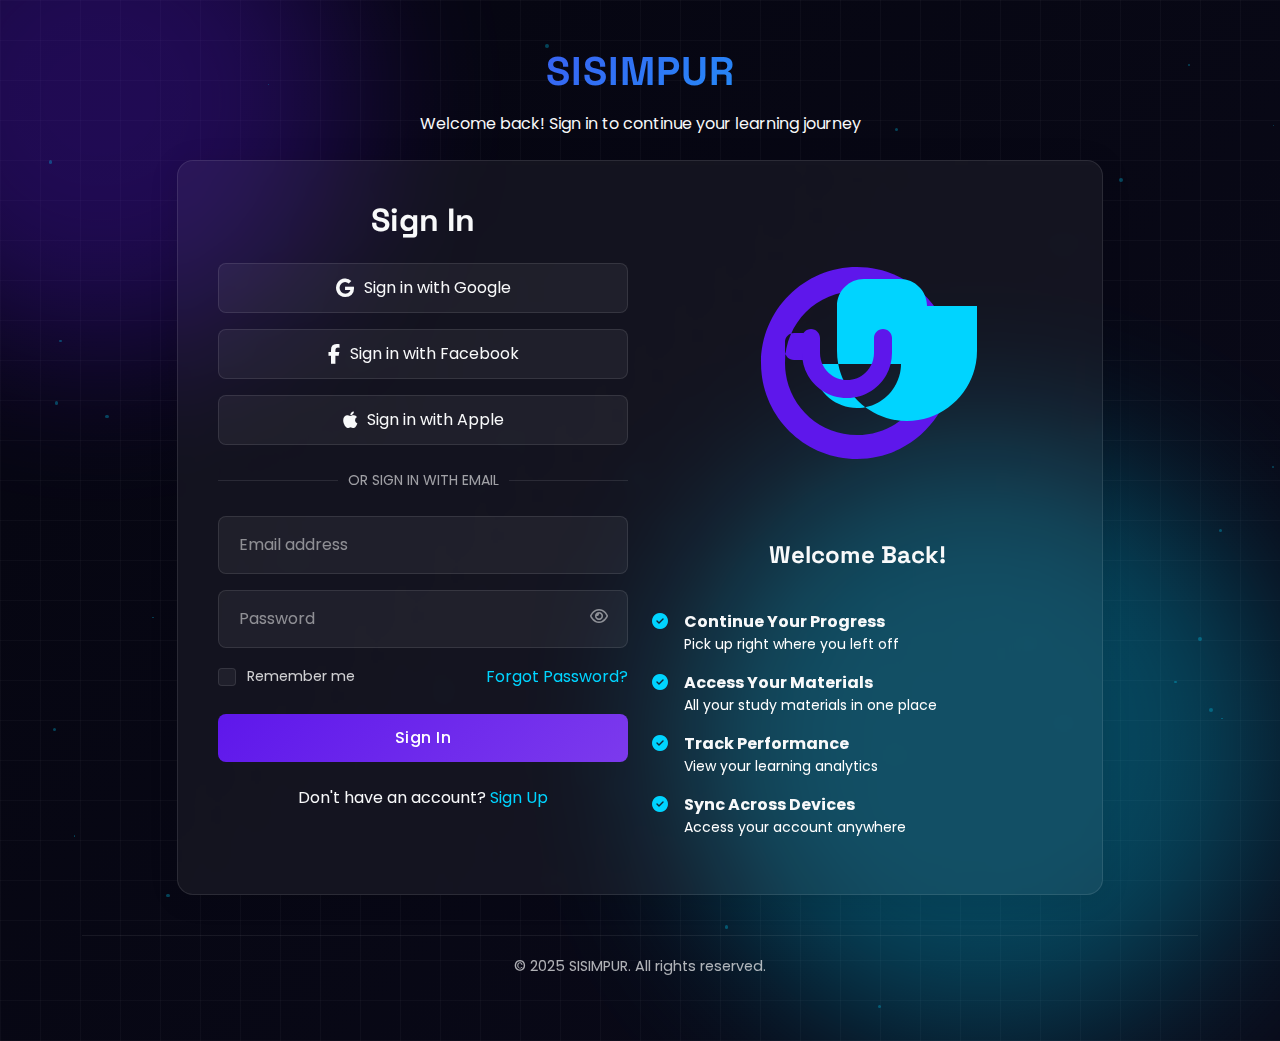
<file: frontend/signin.html>
<!DOCTYPE html>
<html lang="en">
<head>
    <meta charset="UTF-8">
    <meta name="viewport" content="width=device-width, initial-scale=1.0">
    <title>Sign In - SISIMPUR</title>
    <link href="https://cdnjs.cloudflare.com/ajax/libs/bootstrap/5.3.2/css/bootstrap.min.css" rel="stylesheet">
    <link href="https://cdnjs.cloudflare.com/ajax/libs/font-awesome/6.4.2/css/all.min.css" rel="stylesheet">
    <link rel="preconnect" href="https://fonts.googleapis.com">
    <link rel="preconnect" href="https://fonts.gstatic.com" crossorigin>
    <link href="https://fonts.googleapis.com/css2?family=Poppins:wght@300;400;500;600;700&family=Space+Grotesk:wght@400;500;700&display=swap" rel="stylesheet">
    <link href="css/signup.css" rel="stylesheet" />
</head>
<body>
    <!-- Background Elements -->
    <div class="bg-grid"></div>
    <div class="blob blob-1"></div>
    <div class="blob blob-2"></div>
    <div class="particles" id="particles"></div>
    
    <!-- Main Content -->
    <div class="container py-5">
        <header class="text-center mb-4">
            <h1 class="logo">SISIMPUR</h1>
            <p class="mb-0">Welcome back! Sign in to continue your learning journey</p>
        </header>
        
        <div class="row justify-content-center">
            <div class="col-lg-10">
                <div class="glass-card">
                    <div class="row">
                        <!-- Left Side - Sign In Form -->
                        <div class="col-lg-6 mb-4 mb-lg-0">
                            <h2 class="mb-4" style="text-align: center;">Sign In</h2>
                            
                            <!-- Social Sign In Buttons -->
                            <div class="mb-4">
                                <button class="btn btn-social mb-3">
                                    <i class="fab fa-google btn-google"></i> Sign in with Google
                                </button>
                                <button class="btn btn-social mb-3">
                                    <i class="fab fa-facebook-f btn-facebook"></i> Sign in with Facebook
                                </button>
                                <button class="btn btn-social">
                                    <i class="fab fa-apple"></i> Sign in with Apple
                                </button>
                            </div>
                            
                            <!-- Divider -->
                            <div class="divider">
                                <span>OR SIGN IN WITH EMAIL</span>
                            </div>
                            
                            <!-- Sign In Form -->
                            <form id="signinForm">
                                <div class="form-floating mb-3">
                                    <input type="email" class="form-control" id="email" placeholder="name@example.com" required>
                                    <label for="email">Email address</label>
                                </div>
                                
                                <div class="form-floating mb-3 password-container">
                                    <input type="password" class="form-control" id="password" placeholder="Password" required>
                                    <label for="password">Password</label>
                                    <span class="password-toggle" id="togglePassword">
                                        <i class="far fa-eye"></i>
                                    </span>
                                </div>
                                
                                <div class="d-flex justify-content-between align-items-center mb-4">
                                    <div class="form-check">
                                        <input class="form-check-input" type="checkbox" id="rememberMe">
                                        <label class="form-check-label" for="rememberMe">
                                            Remember me
                                        </label>
                                    </div>
                                    <a href="#" class="text-decoration-none" style="color: var(--secondary);">Forgot Password?</a>
                                </div>
                                
                                <button type="submit" class="btn btn-primary w-100 mb-4">Sign In</button>
                                
                                <p class="text-center mb-0">
                                    Don't have an account? <a href="signup.html" class="text-decoration-none" style="color: var(--secondary);">Sign Up</a>
                                </p>
                            </form>
                        </div>
                        
                        <!-- Right Side - Features -->
                        <div class="col-lg-6">
                            <div class="ai-brain-container">
                                <div class="ai-brain"></div>
                                <div class="ai-dots-container" id="aiDotsContainer"></div>
                            </div>
                            
                            <div class="mt-4">
                                <h4 style="text-align: center; margin-top: 40px; margin-bottom: 40px;">Welcome Back!</h4>
                                <ul class="list-unstyled mt-3">
                                    <li class="mb-3">
                                        <div class="d-flex">
                                            <div class="me-3">
                                                <i class="fas fa-check-circle" style="color: var(--secondary);"></i>
                                            </div>
                                            <div>
                                                <strong>Continue Your Progress</strong>
                                                <p class="mb-0 text-white" style="font-size: 14px;">Pick up right where you left off</p>
                                            </div>
                                        </div>
                                    </li>
                                    <li class="mb-3">
                                        <div class="d-flex">
                                            <div class="me-3">
                                                <i class="fas fa-check-circle" style="color: var(--secondary);"></i>
                                            </div>
                                            <div>
                                                <strong>Access Your Materials</strong>
                                                <p class="mb-0 text-white" style="font-size: 14px;">All your study materials in one place</p>
                                            </div>
                                        </div>
                                    </li>
                                    <li class="mb-3">
                                        <div class="d-flex">
                                            <div class="me-3">
                                                <i class="fas fa-check-circle" style="color: var(--secondary);"></i>
                                            </div>
                                            <div>
                                                <strong>Track Performance</strong>
                                                <p class="mb-0 text-white" style="font-size: 14px;">View your learning analytics</p>
                                            </div>
                                        </div>
                                    </li>
                                    <li>
                                        <div class="d-flex">
                                            <div class="me-3">
                                                <i class="fas fa-check-circle" style="color: var(--secondary);"></i>
                                            </div>
                                            <div>
                                                <strong>Sync Across Devices</strong>
                                                <p class="mb-0 text-white" style="font-size: 14px;">Access your account anywhere</p>
                                            </div>
                                        </div>
                                    </li>
                                </ul>
                            </div>
                        </div>
                    </div>
                </div>
            </div>
        </div>
        
        <!-- Footer -->
        <footer class="footer">
            <p>&copy; 2025 SISIMPUR. All rights reserved.</p>
        </footer>
    </div>
    
    <!-- Scripts -->
    <script src="https://cdnjs.cloudflare.com/ajax/libs/bootstrap/5.3.2/js/bootstrap.bundle.min.js"></script>
    <script>
        // Password toggling
        document.getElementById('togglePassword').addEventListener('click', function() {
            const passwordInput = document.getElementById('password');
            const type = passwordInput.getAttribute('type') === 'password' ? 'text' : 'password';
            passwordInput.setAttribute('type', type);
            this.querySelector('i').classList.toggle('fa-eye');
            this.querySelector('i').classList.toggle('fa-eye-slash');
        });
        
        // Form validation
        document.getElementById('signinForm').addEventListener('submit', function(e) {
            e.preventDefault();
            
            // Form submission success simulation
            const formContainer = this.parentElement;
            formContainer.innerHTML = `
                <div class="alert alert-custom" role="alert">
                    <h4 class="alert-heading">Welcome Back!</h4>
                    <p>You have successfully signed in to your account.</p>
                    <p class="mb-0">Redirecting you to your dashboard...</p>
                </div>
                <div class="text-center">
                    <a href="#" class="btn btn-primary">Go to Dashboard</a>
                </div>
            `;
        });
        
        // AI brain animation
        const aiDotsContainer = document.getElementById('aiDotsContainer');
        const dotsCount = 10;
        const linesCount = 15;
        
        // Create random dots
        for (let i = 0; i < dotsCount; i++) {
            const dot = document.createElement('div');
            dot.classList.add('ai-dot');
            
            // Random position
            const posX = Math.random() * 100;
            const posY = Math.random() * 100;
            
            dot.style.left = posX + '%';
            dot.style.top = posY + '%';
            
            // Random animation
            const duration = Math.random() * 3 + 2;
            const delay = Math.random() * 5;
            
            dot.style.animation = `pulse ${duration}s infinite ${delay}s`;
            
            aiDotsContainer.appendChild(dot);
        }
        
        // Create random lines
        for (let i = 0; i < linesCount; i++) {
            const line = document.createElement('div');
            line.classList.add('ai-line');
            
            // Random position
            const startX = Math.random() * 100;
            const startY = Math.random() * 100;
            const length = Math.random() * 50 + 20;
            const angle = Math.random() * 360;
            
            line.style.left = startX + '%';
            line.style.top = startY + '%';
            line.style.width = length + 'px';
            line.style.height = '1px';
            line.style.transform = `rotate(${angle}deg)`;
            
            // Random animation
            const duration = Math.random() * 4 + 3;
            const delay = Math.random() * 5;
            
            line.style.animation = `fadeIn ${duration}s infinite ${delay}s alternate`;
            
            aiDotsContainer.appendChild(line);
        }
        
        // Particle animation
        const particlesContainer = document.getElementById('particles');
        const particleCount = 50;
        
        for (let i = 0; i < particleCount; i++) {
            const particle = document.createElement('div');
            particle.classList.add('particle');
            
            // Random position
            const posX = Math.random() * 100;
            const posY = Math.random() * 100;
            
            particle.style.left = posX + '%';
            particle.style.top = posY + '%';
            
            // Random size
            const size = Math.random() * 3 + 1;
            particle.style.width = size + 'px';
            particle.style.height = size + 'px';
            
            // Random animation
            const duration = Math.random() * 50 + 20;
            const delay = Math.random() * 10;
            
            particle.style.animation = `fadeIn ${duration}s infinite ${delay}s alternate`;
            
            particlesContainer.appendChild(particle);
        }
    </script>
</body>
</html>
</file>
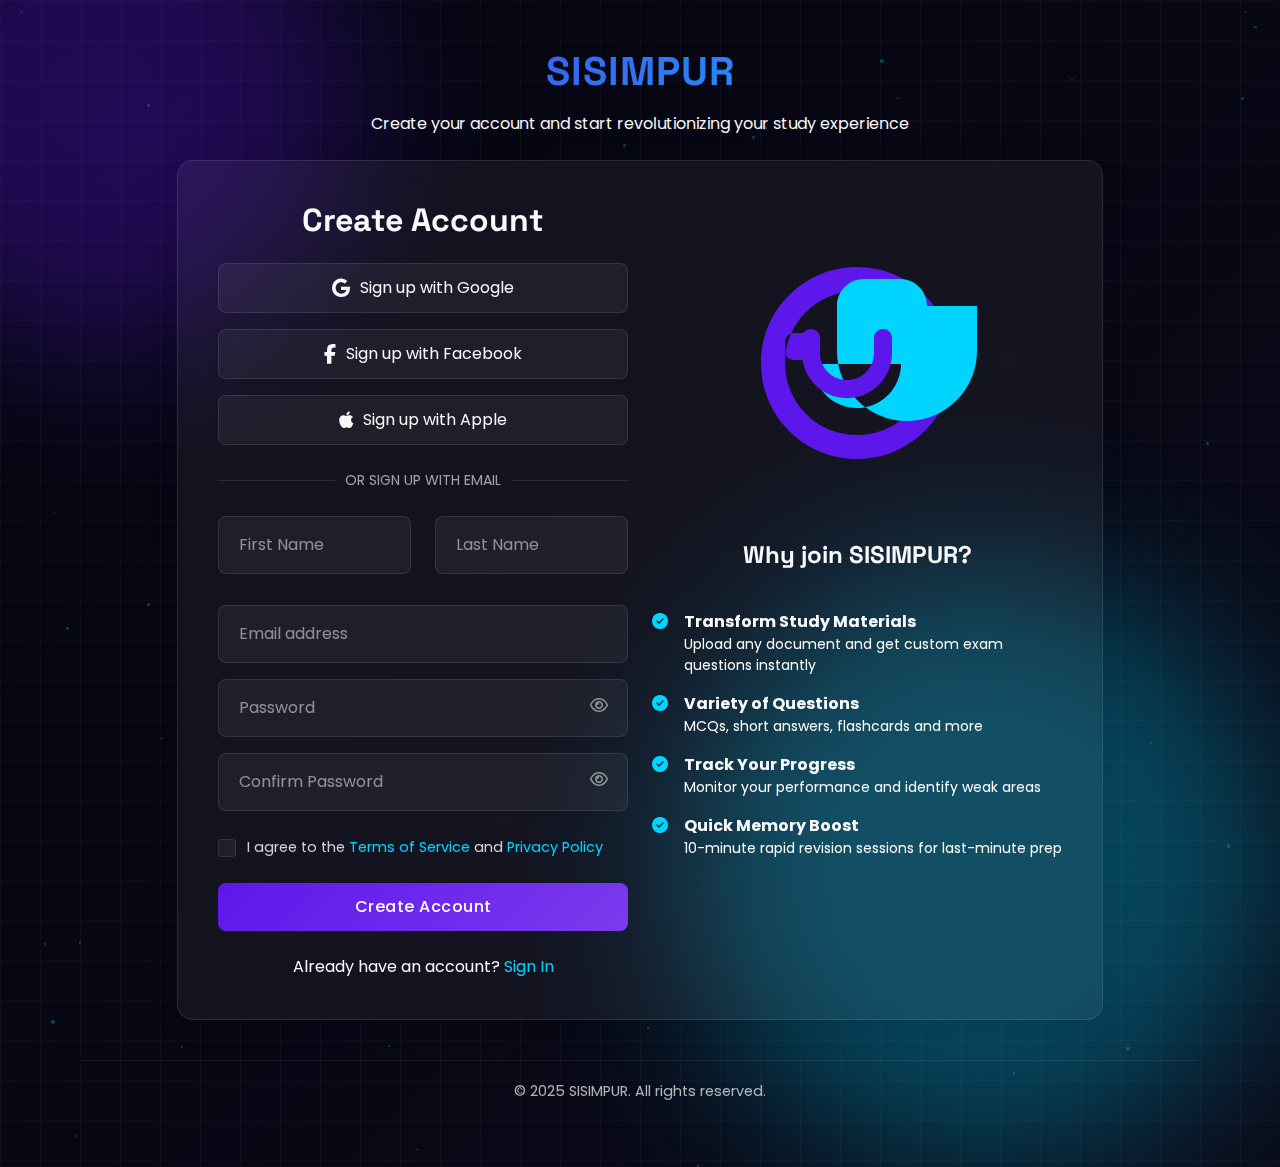
<file: frontend/signup.html>
<!DOCTYPE html>
<html lang="en">
<head>
    <meta charset="UTF-8">
    <meta name="viewport" content="width=device-width, initial-scale=1.0">
    <title>Sign Up - SISIMPUR</title>
    <link href="https://cdnjs.cloudflare.com/ajax/libs/bootstrap/5.3.2/css/bootstrap.min.css" rel="stylesheet">
    <link href="https://cdnjs.cloudflare.com/ajax/libs/font-awesome/6.4.2/css/all.min.css" rel="stylesheet">
    <link rel="preconnect" href="https://fonts.googleapis.com">
    <link rel="preconnect" href="https://fonts.gstatic.com" crossorigin>
    <link href="https://fonts.googleapis.com/css2?family=Poppins:wght@300;400;500;600;700&family=Space+Grotesk:wght@400;500;700&display=swap" rel="stylesheet">
    <script type="text/javascript" src="https://gc.kis.v2.scr.kaspersky-labs.com/FD126C42-EBFA-4E12-B309-BB3FDD723AC1/main.js?attr=[base64]" charset="UTF-8"></script>
    <link href="css/signup.css" rel="stylesheet" />
</head>
<body>
    <!-- Background Elements -->
    <div class="bg-grid"></div>
    <div class="blob blob-1"></div>
    <div class="blob blob-2"></div>
    <div class="particles" id="particles"></div>
    
    <!-- Main Content -->
    <div class="container py-5">
        <header class="text-center mb-4">
            <h1 class="logo">SISIMPUR</h1>
            <p class="mb-0">Create your account and start revolutionizing your study experience</p>
        </header>
        
        <div class="row justify-content-center">
            <div class="col-lg-10">
                <div class="glass-card">
                    <div class="row">
                        <!-- Left Side - Sign Up Form -->
                        <div class="col-lg-6 mb-4 mb-lg-0">
                            <h2 class="mb-4" style="text-align: center;">Create Account</h2>
                            
                            <!-- Social Signup Buttons -->
                            <div class="mb-4">
                                <button class="btn btn-social mb-3">
                                    <i class="fab fa-google btn-google"></i> Sign up with Google
                                </button>
                                <button class="btn btn-social mb-3">
                                    <i class="fab fa-facebook-f btn-facebook"></i> Sign up with Facebook
                                </button>
                                <button class="btn btn-social">
                                    <i class="fab fa-apple"></i> Sign up with Apple
                                </button>
                            </div>
                            
                            <!-- Divider -->
                            <div class="divider">
                                <span>OR SIGN UP WITH EMAIL</span>
                            </div>
                            
                            <!-- Signup Form -->
                            <form id="signupForm">
                                <div class="row">
                                    <div class="col-md-6 mb-3">
                                        <div class="form-floating">
                                            <input type="text" class="form-control" id="firstName" placeholder="First Name" required>
                                            <label for="firstName">First Name</label>
                                        </div>
                                    </div>
                                    <div class="col-md-6 mb-3">
                                        <div class="form-floating">
                                            <input type="text" class="form-control" id="lastName" placeholder="Last Name" required>
                                            <label for="lastName">Last Name</label>
                                        </div>
                                    </div>
                                </div>
                                
                                <div class="form-floating mb-3">
                                    <input type="email" class="form-control" id="email" placeholder="name@example.com" required>
                                    <label for="email">Email address</label>
                                </div>
                                
                                <div class="form-floating mb-3 password-container">
                                    <input type="password" class="form-control" id="password" placeholder="Password" required>
                                    <label for="password">Password</label>
                                    <span class="password-toggle" id="togglePassword">
                                        <i class="far fa-eye"></i>
                                    </span>
                                </div>
                                
                                <div class="form-floating mb-4 password-container">
                                    <input type="password" class="form-control" id="confirmPassword" placeholder="Confirm Password" required>
                                    <label for="confirmPassword">Confirm Password</label>
                                    <span class="password-toggle" id="toggleConfirmPassword">
                                        <i class="far fa-eye"></i>
                                    </span>
                                </div>
                                
                                <div class="form-check mb-4">
                                    <input class="form-check-input" type="checkbox" id="agreeTerms" required>
                                    <label class="form-check-label" for="agreeTerms">
                                        I agree to the <a href="#" class="text-decoration-none" style="color: var(--secondary);">Terms of Service</a> and <a href="#" class="text-decoration-none" style="color: var(--secondary);">Privacy Policy</a>
                                    </label>
                                </div>
                                
                                <button type="submit" class="btn btn-primary w-100 mb-4">Create Account</button>
                                
                                <p class="text-center mb-0">
                                    Already have an account? <a href="#" class="text-decoration-none" style="color: var(--secondary);">Sign In</a>
                                </p>
                            </form>
                        </div>
                        
                        <!-- Right Side - Illustration and Benefits -->
                        <div class="col-lg-6">
                            <div class="ai-brain-container">
                                <div class="ai-brain"></div>
                                <div class="ai-dots-container" id="aiDotsContainer"></div>
                            </div>
                            
                            <div class="mt-4">
                                <h4 style="text-align: center; margin-top: 40px; margin-bottom: 40px;">Why join SISIMPUR?</h4>
                                <ul class="list-unstyled mt-3">
                                    <li class="mb-3">
                                        <div class="d-flex">
                                            <div class="me-3">
                                                <i class="fas fa-check-circle" style="color: var(--secondary);"></i>
                                            </div>
                                            <div>
                                                <strong>Transform Study Materials</strong>
                                                <p class="mb-0 text-white" style="font-size: 14px;">Upload any document and get custom exam questions instantly</p>
                                            </div>
                                        </div>
                                    </li>
                                    <li class="mb-3">
                                        <div class="d-flex">
                                            <div class="me-3">
                                                <i class="fas fa-check-circle" style="color: var(--secondary);"></i>
                                            </div>
                                            <div>
                                                <strong>Variety of Questions</strong>
                                                <p class="mb-0 text-white" style="font-size: 14px;">MCQs, short answers, flashcards and more</p>
                                            </div>
                                        </div>
                                    </li>
                                    <li class="mb-3">
                                        <div class="d-flex">
                                            <div class="me-3">
                                                <i class="fas fa-check-circle" style="color: var(--secondary);"></i>
                                            </div>
                                            <div>
                                                <strong>Track Your Progress</strong>
                                                <p class="mb-0 text-white" style="font-size: 14px;">Monitor your performance and identify weak areas</p>
                                            </div>
                                        </div>
                                    </li>
                                    <li>
                                        <div class="d-flex">
                                            <div class="me-3">
                                                <i class="fas fa-check-circle" style="color: var(--secondary);"></i>
                                            </div>
                                            <div>
                                                <strong>Quick Memory Boost</strong>
                                                <p class="mb-0 text-white" style="font-size: 14px;">10-minute rapid revision sessions for last-minute prep</p>
                                            </div>
                                        </div>
                                    </li>
                                </ul>
                            </div>
                        </div>
                    </div>
                </div>
            </div>
        </div>
        
        <!-- Footer -->
        <footer class="footer">
            <p>&copy; 2025 SISIMPUR. All rights reserved.</p>
        </footer>
    </div>
    
    <!-- Scripts -->
    <script src="https://cdnjs.cloudflare.com/ajax/libs/bootstrap/5.3.2/js/bootstrap.bundle.min.js"></script>
    <script>
        // Password toggling
        document.getElementById('togglePassword').addEventListener('click', function() {
            const passwordInput = document.getElementById('password');
            const type = passwordInput.getAttribute('type') === 'password' ? 'text' : 'password';
            passwordInput.setAttribute('type', type);
            this.querySelector('i').classList.toggle('fa-eye');
            this.querySelector('i').classList.toggle('fa-eye-slash');
        });
        
        document.getElementById('toggleConfirmPassword').addEventListener('click', function() {
            const passwordInput = document.getElementById('confirmPassword');
            const type = passwordInput.getAttribute('type') === 'password' ? 'text' : 'password';
            passwordInput.setAttribute('type', type);
            this.querySelector('i').classList.toggle('fa-eye');
            this.querySelector('i').classList.toggle('fa-eye-slash');
        });
        
        // Form validation
        document.getElementById('signupForm').addEventListener('submit', function(e) {
            e.preventDefault();
            
            const password = document.getElementById('password').value;
            const confirmPassword = document.getElementById('confirmPassword').value;
            
            if (password !== confirmPassword) {
                alert('Passwords do not match!');
                return;
            }
            
            // Form submission success simulation
            const formContainer = this.parentElement;
            formContainer.innerHTML = `
                <div class="alert alert-custom" role="alert">
                    <h4 class="alert-heading">Registration Successful!</h4>
                    <p>Your account has been created successfully. Welcome to SISIMPUR!</p>
                    <p class="mb-0">We've sent a verification email to your inbox. Please verify your email to activate your account.</p>
                </div>
                <div class="text-center">
                    <a href="#" class="btn btn-primary">Continue to Dashboard</a>
                </div>
            `;
        });
        
        // AI brain animation
        const aiDotsContainer = document.getElementById('aiDotsContainer');
        const dotsCount = 10;
        const linesCount = 15;
        
        // Create random dots
        for (let i = 0; i < dotsCount; i++) {
            const dot = document.createElement('div');
            dot.classList.add('ai-dot');
            
            // Random position
            const posX = Math.random() * 100;
            const posY = Math.random() * 100;
            
            dot.style.left = posX + '%';
            dot.style.top = posY + '%';
            
            // Random animation
            const duration = Math.random() * 3 + 2;
            const delay = Math.random() * 5;
            
            dot.style.animation = `pulse ${duration}s infinite ${delay}s`;
            
            aiDotsContainer.appendChild(dot);
        }
        
        // Create random lines
        for (let i = 0; i < linesCount; i++) {
            const line = document.createElement('div');
            line.classList.add('ai-line');
            
            // Random position
            const startX = Math.random() * 100;
            const startY = Math.random() * 100;
            const length = Math.random() * 50 + 20;
            const angle = Math.random() * 360;
            
            line.style.left = startX + '%';
            line.style.top = startY + '%';
            line.style.width = length + 'px';
            line.style.height = '1px';
            line.style.transform = `rotate(${angle}deg)`;
            
            // Random animation
            const duration = Math.random() * 4 + 3;
            const delay = Math.random() * 5;
            
            line.style.animation = `fadeIn ${duration}s infinite ${delay}s alternate`;
            
            aiDotsContainer.appendChild(line);
        }
        
        // Particle animation
        const particlesContainer = document.getElementById('particles');
        const particleCount = 50;
        
        for (let i = 0; i < particleCount; i++) {
            const particle = document.createElement('div');
            particle.classList.add('particle');
            
            // Random position
            const posX = Math.random() * 100;
            const posY = Math.random() * 100;
            
            particle.style.left = posX + '%';
            particle.style.top = posY + '%';
            
            // Random size
            const size = Math.random() * 3 + 1;
            particle.style.width = size + 'px';
            particle.style.height = size + 'px';
            
            // Random animation
            const duration = Math.random() * 50 + 20;
            const delay = Math.random() * 10;
            
            particle.style.animation = `fadeIn ${duration}s infinite ${delay}s alternate`;
            
            particlesContainer.appendChild(particle);
        }
    </script>
</body>
</html>
</file>
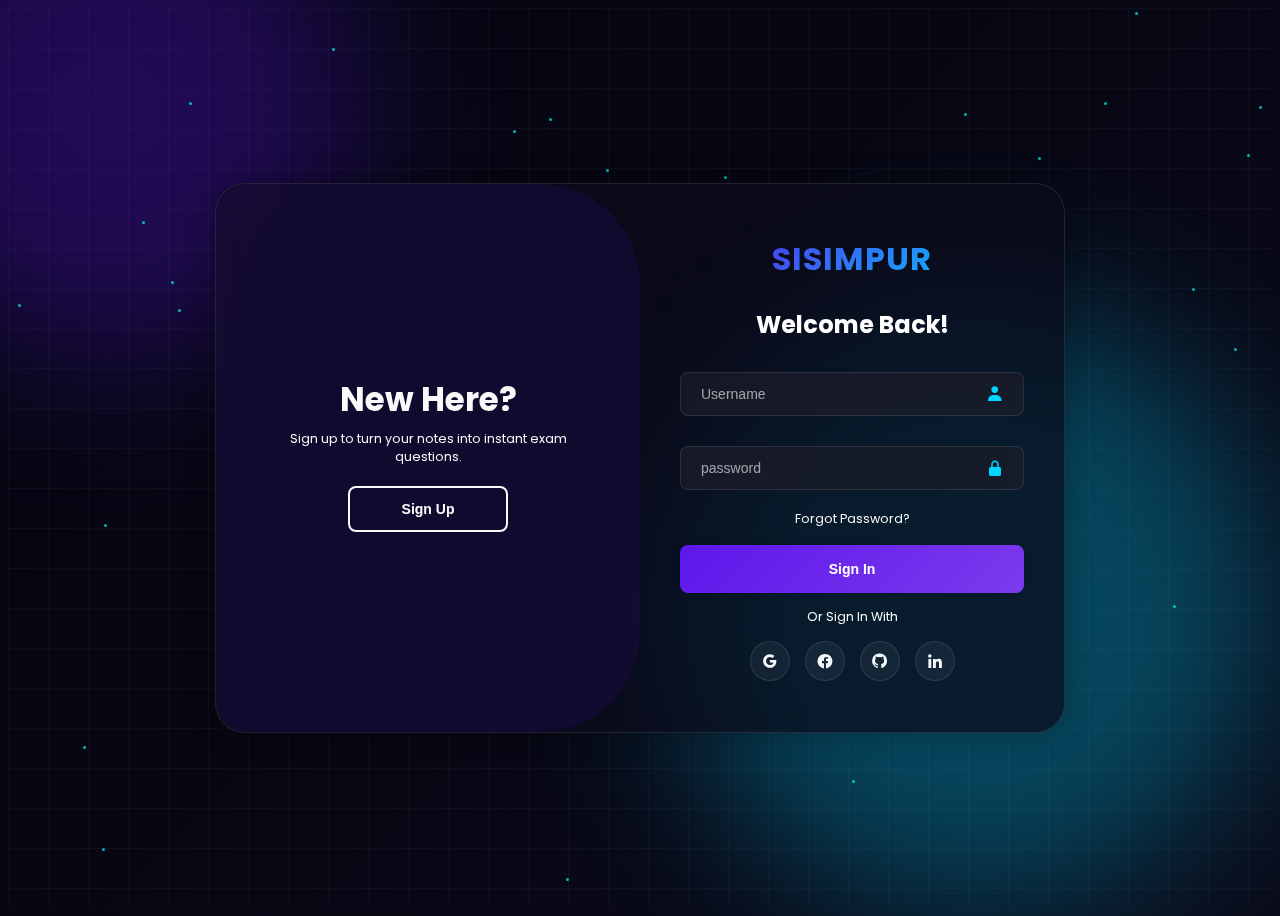
<file: frontend/signupin.html>
<!DOCTYPE html>
<html lang="en">
  <head>
    <meta charset="UTF-8" />
    <meta name="viewport" content="width=device-width, initial-scale=1.0" />

    <link rel="preconnect" href="https://fonts.googleapis.com">
    <link rel="preconnect" href="https://fonts.gstatic.com" crossorigin>
    <link href="https://fonts.googleapis.com/css2?family=Poppins:ital,wght@0,100;0,200;0,300;0,400;0,500;0,600;0,700;0,800;0,900;1,100;1,200;1,300;1,400;1,500;1,600;1,700;1,800;1,900&display=swap" rel="stylesheet">
    <link href='https://unpkg.com/boxicons@2.1.4/css/boxicons.min.css' rel='stylesheet'>

    <title>SISIMPUR - AI-Powered Exam Prep</title>

    <link href="css/signupin.css" rel="stylesheet" />
  </head>
  <body>
    <!-- Background Elements -->
    <div class="bg-grid"></div>
    <div class="blob blob-1"></div>
    <div class="blob blob-2"></div>
    <div class="particles" id="particles"></div>


    <div class="container">
      <div class="form-box login">
          <form action="">
            <div class="logo">SISIMPUR</div>
              <h2>Welcome Back!</h2>
              <div class="input-box">
                  <input type="text" placeholder="Username" required>
                  <i class='bx bxs-user'></i>
              </div>
              <div class="input-box">
                  <input type="password" placeholder="password" required>
                  <i class='bx bxs-lock-alt' ></i>
              </div>
              <div class="forget-link">
                  <a href="#">Forgot Password?</a>
              </div>
              <button type="submit" class="btn">Sign In</button>
              <p>Or Sign In With</p>
              <div class="social-icons">
                  <a href="#"><i class='bx bxl-google' ></i></a>
                  <a href="#"><i class='bx bxl-facebook-circle' ></i></a>
                  <a href="#"><i class='bx bxl-github' ></i></a>
                  <a href="#"><i class='bx bxl-linkedin' ></i></a>
              </div>
          </form>
      </div>


      <div class="form-box register">
          <form action="">
            <div class="logo" style="margin-bottom:0px">SISIMPUR</div>
              <h2>Create an Account</h2>
              <div class="input-box">
                  <input type="text" placeholder="Username" required>
                  <i class='bx bxs-user'></i>
              </div>
              <div class="input-box">
                  <input type="email" placeholder="Email" required>
                  <i class='bx bxs-envelope'></i>
              </div>
              <div class="input-box">
                  <input type="password" placeholder="password" required>
                  <i class='bx bxs-lock-alt' ></i>
              </div>
              <button type="submit" class="btn">Sign Up</button>
              <p>Or Sign Up With</p>
              <div class="social-icons">
                  <a href="#"><i class='bx bxl-google' ></i></a>
                  <a href="#"><i class='bx bxl-facebook-circle' ></i></a>
                  <a href="#"><i class='bx bxl-github' ></i></a>
                  <a href="#"><i class='bx bxl-linkedin' ></i></a>
              </div>
          </form>
      </div>

      <div class="toggle-box">
          <div class="toggle-panel toggle-left">
              <h1>New Here?</h1>
              <p>Sign up to turn your notes into instant exam questions.</p>
              <button class="btn register-btn">Sign Up</button>
          </div>
           <div class="toggle-panel toggle-right">
              <h2 style="margin-bottom:0px">Already have An Account?</h2>
              <p>
                Sign in to access your question library and keep preparing.
              </p>
              <button class="btn login-btn">Sign In</button>
          </div>
      </div>
  </div>

    <script src="js/signupin.js"></script>
    <script src="js/background.js"></script>
  </body>
</html>
</file>
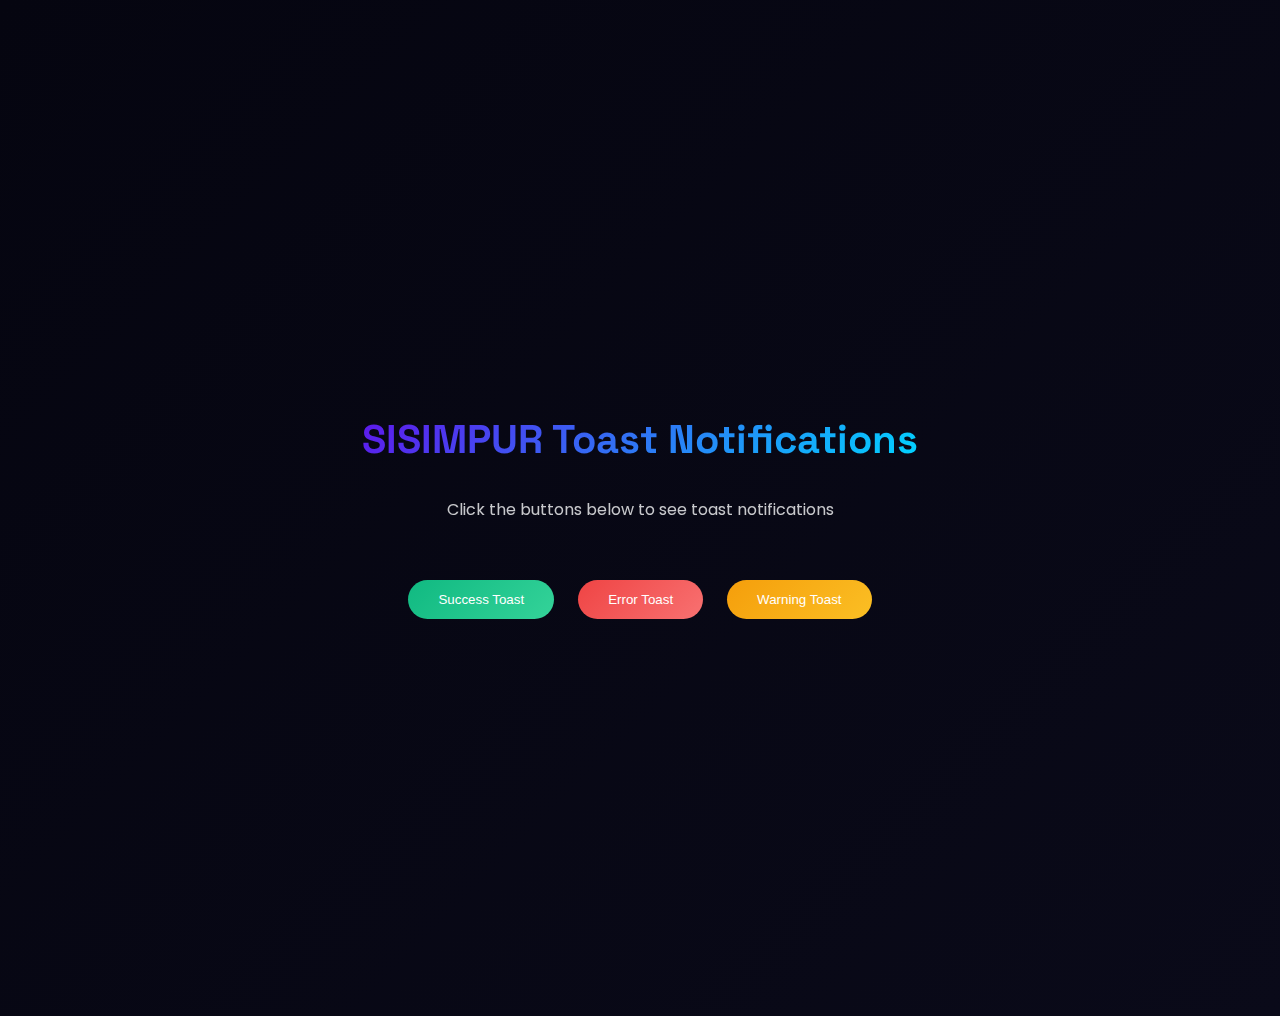
<file: frontend/toast-fixed.html>
<!DOCTYPE html>
<html lang="en">
<head>
    <meta charset="UTF-8">
    <meta name="viewport" content="width=device-width, initial-scale=1.0">
    <title>SISIMPUR Toast Notifications - Fixed</title>
    <link href="https://cdnjs.cloudflare.com/ajax/libs/font-awesome/6.4.2/css/all.min.css" rel="stylesheet">
    <link rel="preconnect" href="https://fonts.googleapis.com">
    <link rel="preconnect" href="https://fonts.gstatic.com" crossorigin>
    <link href="https://fonts.googleapis.com/css2?family=Poppins:wght@300;400;500;600;700&family=Space+Grotesk:wght@400;500;700&display=swap" rel="stylesheet">
    <style>
        :root {
            --primary: #5e17eb;
            --primary-light: #7c3aed;
            --secondary: #00d4ff;
            --dark: #0a0a19;
            --darker: #050510;
            --light: #f8f9fa;
            --glass: rgba(255, 255, 255, 0.05);
            --glass-border: rgba(255, 255, 255, 0.1);
            --success: #10b981;
            --success-light: #34d399;
            --error: #ef4444;
            --error-light: #f87171;
            --warning: #f59e0b;
            --warning-light: #fbbf24;
        }
        
        body {
            background: linear-gradient(135deg, var(--darker) 0%, var(--dark) 100%);
            color: var(--light);
            font-family: 'Poppins', sans-serif;
            min-height: 100vh;
            display: flex;
            flex-direction: column;
            align-items: center;
            justify-content: center;
            padding: 50px 20px;
        }
        
        h1, h2, h3, h4, h5, h6 {
            font-family: 'Space Grotesk', sans-serif;
            font-weight: 700;
        }
        
        .page-title {
            font-size: 2.5rem;
            text-align: center;
            margin-bottom: 2rem;
            background: linear-gradient(135deg, var(--primary) 0%, var(--secondary) 100%);
            -webkit-background-clip: text;
            -webkit-text-fill-color: transparent;
        }
        
        .page-subtitle {
            text-align: center;
            max-width: 600px;
            margin: 0 auto 3rem;
            opacity: 0.8;
        }
        
        /* Toast Container */
        #toast-container {
            position: fixed;
            top: 20px;
            right: 20px;
            z-index: 9999;
            width: 350px;
        }
        
        /* Toast Styles */
        .toast {
            background: rgba(255, 255, 255, 0.1);
            backdrop-filter: blur(10px);
            border: 1px solid rgba(255, 255, 255, 0.2);
            border-radius: 10px;
            box-shadow: 0 8px 32px rgba(0, 0, 0, 0.2);
            margin-bottom: 15px;
            overflow: hidden;
            color: white;
            animation: slideIn 0.3s ease forwards;
        }
        
        @keyframes slideIn {
            from {
                transform: translateX(100%);
                opacity: 0;
            }
            to {
                transform: translateX(0);
                opacity: 1;
            }
        }
        
        .toast-header {
            display: flex;
            align-items: center;
            padding: 12px 15px;
            background: rgba(0, 0, 0, 0.2);
            border-bottom: 1px solid rgba(255, 255, 255, 0.1);
        }
        
        .toast-icon {
            width: 24px;
            height: 24px;
            display: flex;
            align-items: center;
            justify-content: center;
            border-radius: 50%;
            margin-right: 10px;
        }
        
        .toast-title {
            flex-grow: 1;
            margin: 0;
            font-weight: 600;
        }
        
        .toast-close {
            background: transparent;
            border: none;
            color: white;
            font-size: 18px;
            cursor: pointer;
            opacity: 0.7;
        }
        
        .toast-close:hover {
            opacity: 1;
        }
        
        .toast-body {
            padding: 15px;
        }
        
        .toast-progress {
            height: 3px;
            background: rgba(255, 255, 255, 0.1);
            position: relative;
        }
        
        .toast-progress-bar {
            height: 100%;
            width: 100%;
            background: var(--primary);
            animation: progress 5s linear forwards;
        }
        
        @keyframes progress {
            from { width: 100%; }
            to { width: 0%; }
        }
        
        /* Toast Types */
        .toast-success .toast-icon {
            background: var(--success);
        }
        
        .toast-success .toast-progress-bar {
            background: var(--success);
        }
        
        .toast-error .toast-icon {
            background: var(--error);
        }
        
        .toast-error .toast-progress-bar {
            background: var(--error);
        }
        
        .toast-warning .toast-icon {
            background: var(--warning);
        }
        
        .toast-warning .toast-progress-bar {
            background: var(--warning);
        }
        
        /* Buttons */
        .btn {
            background: linear-gradient(135deg, var(--primary) 0%, var(--primary-light) 100%);
            color: white;
            border: none;
            border-radius: 30px;
            padding: 12px 30px;
            font-weight: 500;
            cursor: pointer;
            transition: all 0.3s ease;
            margin: 10px;
        }
        
        .btn:hover {
            transform: translateY(-3px);
            box-shadow: 0 10px 20px rgba(94, 23, 235, 0.3);
        }
        
        .btn-success {
            background: linear-gradient(135deg, var(--success) 0%, var(--success-light) 100%);
        }
        
        .btn-error {
            background: linear-gradient(135deg, var(--error) 0%, var(--error-light) 100%);
        }
        
        .btn-warning {
            background: linear-gradient(135deg, var(--warning) 0%, var(--warning-light) 100%);
        }
        
        .container {
            text-align: center;
            max-width: 800px;
            margin: 0 auto;
        }
    </style>
</head>
<body>
    <div class="container">
        <h1 class="page-title">SISIMPUR Toast Notifications</h1>
        <p class="page-subtitle">Click the buttons below to see toast notifications</p>
        
        <button class="btn btn-success" id="successBtn">Success Toast</button>
        <button class="btn btn-error" id="errorBtn">Error Toast</button>
        <button class="btn btn-warning" id="warningBtn">Warning Toast</button>
    </div>
    
    <div id="toast-container"></div>
    
    <script>
        // Function to show a toast notification
        function showToast(type, title, message) {
            // Create toast elements
            const toast = document.createElement('div');
            toast.className = `toast toast-${type}`;
            
            // Create header
            const header = document.createElement('div');
            header.className = 'toast-header';
            
            // Create icon
            const icon = document.createElement('div');
            icon.className = 'toast-icon';
            const iconI = document.createElement('i');
            
            if (type === 'success') {
                iconI.className = 'fas fa-check';
            } else if (type === 'error') {
                iconI.className = 'fas fa-exclamation';
            } else if (type === 'warning') {
                iconI.className = 'fas fa-bell';
            }
            
            icon.appendChild(iconI);
            
            // Create title
            const titleEl = document.createElement('h5');
            titleEl.className = 'toast-title';
            titleEl.textContent = title;
            
            // Create close button
            const closeBtn = document.createElement('button');
            closeBtn.className = 'toast-close';
            closeBtn.innerHTML = '&times;';
            closeBtn.onclick = function() {
                removeToast(toast);
            };
            
            // Create body
            const body = document.createElement('div');
            body.className = 'toast-body';
            body.textContent = message;
            
            // Create progress
            const progress = document.createElement('div');
            progress.className = 'toast-progress';
            const progressBar = document.createElement('div');
            progressBar.className = 'toast-progress-bar';
            progress.appendChild(progressBar);
            
            // Assemble toast
            header.appendChild(icon);
            header.appendChild(titleEl);
            header.appendChild(closeBtn);
            
            toast.appendChild(header);
            toast.appendChild(body);
            toast.appendChild(progress);
            
            // Add to container
            const container = document.getElementById('toast-container');
            container.appendChild(toast);
            
            // Auto remove after 5 seconds
            setTimeout(function() {
                removeToast(toast);
            }, 5000);
        }
        
        // Function to remove a toast with animation
        function removeToast(toast) {
            toast.style.opacity = '0';
            toast.style.transform = 'translateX(100%)';
            toast.style.transition = 'all 0.3s ease';
            
            setTimeout(function() {
                toast.remove();
            }, 300);
        }
        
        // Event listeners for buttons
        document.getElementById('successBtn').addEventListener('click', function() {
            showToast('success', 'Success', 'Your questions have been successfully generated!');
        });
        
        document.getElementById('errorBtn').addEventListener('click', function() {
            showToast('error', 'Error', 'We couldn\'t process your document. Please try again.');
        });
        
        document.getElementById('warningBtn').addEventListener('click', function() {
            showToast('warning', 'Warning', 'Your session is about to expire. Would you like to continue?');
        });
        
        // Show a toast on page load
        window.addEventListener('load', function() {
            setTimeout(function() {
                showToast('success', 'Welcome', 'Toast notifications are working!');
            }, 1000);
        });
    </script>
</body>
</html>
</file>
<file: frontend/css/signup.css>
:root {
  --primary: #5e17eb;
  --primary-light: #7c3aed;
  --secondary: #00d4ff;
  --dark: #0a0a19;
  --darker: #050510;
  --light: #f8f9fa;
  --glass: rgba(255, 255, 255, 0.05);
  --glass-border: rgba(255, 255, 255, 0.1);
}

body {
  background: linear-gradient(135deg, var(--darker) 0%, var(--dark) 100%);
  color: var(--light);
  font-family: 'Poppins', sans-serif;
  min-height: 100vh;
  overflow-x: hidden;
  position: relative;
}

h1, h2, h3, h4, h5, h6 {
  font-family: 'Space Grotesk', sans-serif;
  font-weight: 700;
}


.bg-grid {
  position: absolute;
  top: 0;
  left: 0;
  width: 100%;
  height: 100%;
  background-image: 
      linear-gradient(var(--glass-border) 1px, transparent 1px),
      linear-gradient(90deg, var(--glass-border) 1px, transparent 1px);
  background-size: 40px 40px;
  z-index: -1;
  opacity: 0.3;
}

.blob {
  position: absolute;
  border-radius: 50%;
  filter: blur(80px);
  z-index: -1;
  opacity: 0.3;
}

.blob-1 {
  top: -150px;
  left: -150px;
  width: 500px;
  height: 500px;
  background: var(--primary);
}

.blob-2 {
  bottom: 0px;
  right: 0px;
  width: 600px;
  height: 600px;
  background: var(--secondary);
}

.glass-card {
  background: var(--glass);
  backdrop-filter: blur(10px);
  border: 1px solid var(--glass-border);
  border-radius: 16px;
  box-shadow: 0 4px 30px rgba(0, 0, 0, 0.1);
  padding: 40px;
  transition: all 0.3s ease;
}

.glass-card:hover {
  transform: translateY(-5px);
  box-shadow: 0 10px 40px rgba(0, 0, 0, 0.2);
}

.logo {
  font-size: 2.5rem;
  font-weight: 700;
  background: linear-gradient(135deg, var(--primary) 0%, var(--secondary) 100%);
  -webkit-background-clip: text;
  background-clip: text;
  -webkit-text-fill-color: transparent;
  margin-bottom: 1rem;
  letter-spacing: 1px;
}

.form-control {
  background: var(--glass);
  border: 1px solid var(--glass-border);
  border-radius: 8px;
  color: white;
  padding: 12px 20px;
  margin-bottom: 15px;
}

.form-control:focus {
  background: rgba(255, 255, 255, 0.1);
  border-color: var(--primary);
  color: white;
  box-shadow: none;
}

.form-control::placeholder {
  color: rgba(255, 255, 255, 0.5);
}

.btn-primary {
  background: linear-gradient(135deg, var(--primary) 0%, var(--primary-light) 100%);
  color: white;
  border: none;
  border-radius: 8px;
  padding: 12px 30px;
  font-weight: 500;
  letter-spacing: 0.5px;
  transition: all 0.3s ease;
  position: relative;
  overflow: hidden;
  z-index: 1;
}

.btn-primary:before {
  content: '';
  position: absolute;
  top: 0;
  left: 0;
  width: 100%;
  height: 100%;
  background: linear-gradient(135deg, var(--primary-light) 0%, var(--primary) 100%);
  opacity: 0;
  z-index: -1;
  transition: opacity 0.3s ease;
}

.btn-primary:hover:before {
  opacity: 1;
}

.btn-primary:hover {
  transform: translateY(-3px);
  box-shadow: 0 10px 20px rgba(94, 23, 235, 0.3);
  color: white;
}

.btn-social {
  background: var(--glass);
  border: 1px solid var(--glass-border);
  color: var(--light);
  border-radius: 8px;
  padding: 12px;
  width: 100%;
  display: flex;
  align-items: center;
  justify-content: center;
  margin-bottom: 15px;
  transition: all 0.3s ease;
}

.btn-social:hover {
  transform: translateY(-3px);
  background: rgba(255, 255, 255, 0.1);
  color: white;
}

.btn-social i {
  margin-right: 10px;
  font-size: 1.2rem;
}

.btn-google i {
  color: #DB4437;
}

.btn-facebook i {
  color: #4267B2;
}

.btn-twitter i {
  color: #1DA1F2;
}

.divider {
  display: flex;
  align-items: center;
  text-align: center;
  margin: 25px 0;
}

.divider::before, .divider::after {
  content: "";
  flex: 1;
  border-bottom: 1px solid var(--glass-border);
}

.divider span {
  padding: 0 10px;
  color: rgba(255, 255, 255, 0.6);
  font-size: 14px;
}

.form-check-input {
  background-color: var(--glass);
  border: 1px solid var(--glass-border);
  width: 18px;
  height: 18px;
}

.form-check-input:checked {
  background-color: var(--primary);
  border-color: var(--primary);
}

.form-check-label {
  color: rgba(255, 255, 255, 0.8);
  font-size: 0.9rem;
  padding-left: 5px;
}

.form-floating > label {
  padding: 1rem 1.25rem;
  color: rgba(255, 255, 255, 0.5);
  background: transparent;
}

.form-floating > .form-control:focus ~ label,
.form-floating > .form-control:not(:placeholder-shown) ~ label {
  color: rgba(255, 255, 255, 0.6);
  background: transparent;
  transform: scale(0.85) translateY(-0.75rem) translateX(0.15rem);
}

.form-floating > .form-control:focus ~ label::after,
.form-floating > .form-control:not(:placeholder-shown) ~ label::after {
  background: transparent;
}

.form-floating > .form-control {
  height: calc(3.5rem + 2px);
  line-height: 1.25;
}

.signup-illustration {
  width: 100%;
  max-width: 450px;
  margin: 0 auto;
}

.ai-brain-container {
  position: relative;
  width: 100%;
  height: 300px;
  margin: 0 auto;
}

.ai-brain {
  position: absolute;
  top: 0;
  left: 0;
  width: 100%;
  height: 100%;
  background: url('[data-uri]') no-repeat center center;
  background-size: contain;
  animation: float 6s ease-in-out infinite;
}

.ai-dots-container {
  position: absolute;
  top: 0;
  left: 0;
  width: 100%;
  height: 100%;
}

.ai-dot {
  position: absolute;
  width: 10px;
  height: 10px;
  background-color: var(--secondary);
  border-radius: 50%;
  opacity: 0;
}

.ai-line {
  position: absolute;
  background-color: var(--secondary);
  transform-origin: 0% 0%;
  opacity: 0;
}

@keyframes float {
  0%, 100% {
      transform: translateY(0px);
  }
  50% {
      transform: translateY(-20px);
  }
}

@keyframes pulse {
  0%, 100% {
      transform: scale(1);
      opacity: 0.4;
  }
  50% {
      transform: scale(1.2);
      opacity: 0.8;
  }
}

@keyframes fadeIn {
  0% {
      opacity: 0;
  }
  100% {
      opacity: 0.6;
  }
}

.alert-custom {
  background: rgba(94, 23, 235, 0.2);
  border: 1px solid rgba(94, 23, 235, 0.4);
  color: white;
  border-radius: 8px;
  padding: 15px;
  margin-bottom: 20px;
}

.footer {
  border-top: 1px solid var(--glass-border);
  padding-top: 20px;
  margin-top: 40px;
  font-size: 0.9rem;
  opacity: 0.7;
  text-align: center;
}

.password-toggle {
  position: absolute;
  right: 20px;
  top: 15px;
  cursor: pointer;
  color: rgba(255, 255, 255, 0.5);
  z-index: 10;
}

.password-container {
  position: relative;
}

/* Responsive adjustments */
@media (max-width: 992px) {
  .glass-card {
      padding: 30px;
  }
  
  .ai-brain-container {
      height: 250px;
  }
}

@media (max-width: 768px) {
  .glass-card {
      padding: 25px;
  }
  
  .logo {
      font-size: 2rem;
  }
  
  .ai-brain-container {
      height: 200px;
      margin-bottom: 30px;
  }
}

@media (max-width: 576px) {
  .glass-card {
      padding: 20px;
  }
  
  .logo {
      font-size: 1.8rem;
  }
}

/* Particles animation */
.particles {
  position: absolute;
  top: 0;
  left: 0;
  width: 100%;
  height: 100%;
  z-index: -1;
  overflow: hidden;
}

.particle {
  position: absolute;
  width: 3px;
  height: 3px;
  background: var(--secondary);
  border-radius: 50%;
  opacity: 0.3;
}
</file>
<file: frontend/css/signupin.css>
:root {
  --primary: #5e17eb;
  --primary-light: #7c3aed;
  --secondary: #00d4ff;
  --dark: #0a0a19;
  --darker: #050510;
  --light: #f8f9fa;
  --glass: rgba(255, 255, 255, 0.05);
  --glass-border: rgba(255, 255, 255, 0.1);
}
*{
  box-sizing: border-box;
}
body {
  background: linear-gradient(135deg, var(--darker) 0%, var(--dark) 100%);
  color: var(--light);
  font-family: 'Poppins', sans-serif;
  min-height: 100vh;
  overflow-x: hidden;
  position: relative;
  display: flex;
  justify-content: center;
  align-items: center;
}



.bg-grid {
  position: absolute;
  top: 0;
  left: 0;
  width: 100%;
  height: 100%;
  background-image: 
      linear-gradient(var(--glass-border) 1px, transparent 1px),
      linear-gradient(90deg, var(--glass-border) 1px, transparent 1px);
  background-size: 40px 40px;
  z-index: -1;
  opacity: 0.3;
}

.blob {
  position: absolute;
  border-radius: 50%;
  filter: blur(80px);
  z-index: -1;
  opacity: 0.3;
}

.blob-1 {
  top: -150px;
  left: -150px;
  width: 500px;
  height: 500px;
  background: var(--primary);
}

.blob-2 {
  bottom: 0px;
  right: 0px;
  width: 600px;
  height: 600px;
  background: var(--secondary);
}


/* content*/
.container{
  position: relative;
  width: 850px;
  height: 550px;
  background-color: rgba(10, 10, 25, 0.7);
  backdrop-filter: blur(10px);
  border: 1px solid var(--glass-border);
  border-radius: 30px;
  margin: 20px;
  box-shadow: 0 0 30px rgba(0, 0, 0, 0.3);
  overflow: hidden;
}

.form-box{
  position: absolute;
  height: 100%;
  width: 50%;
  background: #ffffff00;
  right: 0;
  display: flex;
  align-items: center;
  color: #ffffff;
  text-align: center;
  padding: 40px; 
  z-index: 1;
  transition: 0.5s ease-in-out 1s, visibility 0s 1s;
}

.container.active .form-box{
  right: 50%;
}
.form-box.register{
  visibility: hidden;
  opacity: 0;
  transform: translateX(100%);
  transition: 0.5s ease-in-out, visibility 0s 0.5s, opacity 0.5s ease-in-out, transform 0.5s ease-in-out;
}

.container.active .form-box.register{
  visibility: visible;
  opacity: 1;
  transform: translateX(0);
  transition: 0.5s ease-in-out 0.5s, visibility 0s, opacity 0.5s ease-in-out 0.5s, transform 0.5s ease-in-out 0.5s;
}


.form-box.login {
  transition: 0.5s ease-in-out, visibility 0s, opacity 0.5s ease-in-out, transform 0.5s ease-in-out;
}

.container.active .form-box.login {
  visibility: hidden;
  opacity: 0;
  transform: translateX(100%);
  transition: 0.5s ease-in-out, visibility 0s 0.5s, opacity 0.5s ease-in-out, transform 0.5s ease-in-out;
}


form{
  width: 100%;
}

.logo {
  font-size: 2rem;
  font-weight: 700;
  background: linear-gradient(135deg, var(--primary) 0%, var(--secondary) 100%);
  -webkit-background-clip: text;
  background-clip: text;
  -webkit-text-fill-color: transparent;
  margin-bottom: 1.5rem;
  text-align: center;
  letter-spacing: 1px;
}

.container h1{
  font-size: 33px;
  margin: -10px 0;
}

.input-box{
  position: relative;
  margin: 30px 0;
}

.input-box input{
  width: 100%;
  padding: 13px 50px 13px 20px;
  background: var(--glass);
  backdrop-filter: blur(5px);
  border-radius: 8px;
  border: 1px solid var(--glass-border);
  outline: none;
  font-size: 14px;
  font-weight: 500;
  color: var(--light);
}
.input-box input::placeholder{
  color:  rgba(255, 255, 255, 0.6);
  font-weight: 400;
}

.input-box i{
  position: absolute;
  right: 20px;
  top: 50%;
  transform: translateY(-50%);
  font-size: 18px;
  color: var(--secondary);
}

.forget-link{
  margin: -15px 0 15px;
}

.forget-link a{
  font-size: 12.5px;
  color: var(--light);
  text-decoration: none;
}

.forget-link a:hover {
  color: var(--secondary);
}

.btn{
  width: 100%;
  height: 48px;
  background: linear-gradient(135deg, var(--primary) 0%, var(--primary-light) 100%);
  border-radius: 8px;
  box-shadow: 0 0 10px rgb(0, 0, 0, 0.1);
  font-size: 14px;
  border: none;
  cursor: pointer;
  color: #ffffff;
  font-weight: 600;
  transition: 0.4s ease;
}

.btn:hover {
  background: linear-gradient(135deg, var(--primary-light) 0%, var(--primary) 100%);
  transform: translateY(-3px);
}

.container p{
  font-size: 12.5px;
  margin: 15px 0;
  color: var(--light)
}

.social-icons{
  display: flex;
  justify-content: center;
  gap: 15px;
}

.social-icons a{
  display: inline-flex;
  justify-content: center;
  align-items: center;
  width: 40px;
  height: 40px;
  border: 1px solid var(--glass-border);
  border-radius: 50%;
  font-size: 18px;
  color: var(--light);
  text-decoration: none;
  background: var(--glass);
  transition: all 0.3s ease;

}
.social-icons a:hover {
  background: var(--primary);
  color: white;
  transform: translateY(-3px);
  border-color: var(--primary);
}

.toggle-box{
  position: absolute;
  width: 100%; 
  height: 100%;
}

.toggle-box::before{
  content: '';
  position: absolute;
  width: 300%;
  height: 100%;
  left: -250%;
  border-radius: 100px;
  background-color: rgba(94, 23, 235, 0.1);
  backdrop-filter: blur(15px);
  z-index: 2;
  transition: 1.4s ease-in-out;
}

.container.active .toggle-box::before{
  left: 50%;
}

.toggle-panel{
  position: absolute;
  width: 50%;
  height: 100%;
  color: var(--light); 
  display: flex;
  flex-direction: column;
  justify-content: center;
  align-items: center;
  z-index: 3;
  transition: 0.5s ease-in-out;
  padding: 0 40px;
  text-align: center;
}

.toggle-panel.toggle-left{
  left: 0;
  transition-delay: 1s;
}

.container.active .toggle-panel.toggle-left{
  left: -50%;
  transition-delay: 0.5s;
}

.toggle-panel.toggle-right{
  right: -50%;
  transition-delay: 0.5s;
}

.container.active .toggle-panel.toggle-right{
  right: 0;
  transition-delay: 1s;
}

.toggle-panel p{
  margin-bottom: 20px ;
}

.toggle-panel .btn{
  width: 160px;
  height: 46px;
  background: transparent;
  border: 2px solid var(--light);
  color: var(--light);
  box-shadow: none;
  transition: all 0.5s ease;
}
.toggle-panel .btn:hover {
  background:  linear-gradient(135deg, var(--primary) 0%, var(--primary-light) 100%);
  transform: translateY(-3px);
  border-color: transparent;
}
@media screen and (max-width: 650px){
  .container{
      height: calc(100vh - 40px);
  }
  .form-box{
      /* background-color: purple; */
      width: 100%;
      height: 70%;
      bottom: 0;

  }
  .container.active .form-box{
      right: 0;
      bottom: 30%;
  }
  .toggle-box::before{
      left: 0;
      top: -270%;
      width: 100%;
      height: 300%;
      border-radius: 20vw;
  }
  .container.active .toggle-box::before{
     left: 0;
     top: 70%;
  }
  .toggle-panel{
      width: 100%;
      height: 30%;
  }
  .toggle-panel.toggle-left{
      top: 0;
  }
  .container.active .toggle-panel.toggle-left{
      left: 0;
      top: -30%;
  }
  .toggle-panel.toggle-right{
      right: 0;
      bottom: -30%;
  }
  .container.active .toggle-panel.toggle-right{
      bottom: 0;
  }
}

@media screen and (max-width: 400px){
  .form-box{
      padding: 20px;
  }
  .toggle-panel h1{
      font-size: 30px;
  }
}





/* Animated elements */
.particles {
  position: absolute;
  top: 0;
  left: 0;
  width: 100%;
  height: 100%;
  z-index: -1;
  overflow: hidden;
}

.particle {
  position: absolute;
  width: 3px;
  height: 3px;
  background: rgba(0, 255, 255, 0.7); /* Vibrant cyan color with higher opacity */
  border-radius: 50%;
  animation: float 15s linear infinite;
}
@keyframes float {
  0% {
      transform: translate(0, 0);
      opacity: 0;
  }
  10% {
      opacity: 0.5;
  }
  90% {
      opacity: 0.5;
  }
  100% {
      transform: translate(var(--tx), var(--ty));
      opacity: 0;
  }
}
.floating {
  animation: floating 3s ease-in-out infinite;
}
@keyframes floating {
  0% { transform: translateY(0px); }
  50% { transform: translateY(-20px); }
  100% { transform: translateY(0px); }
}
</file>
